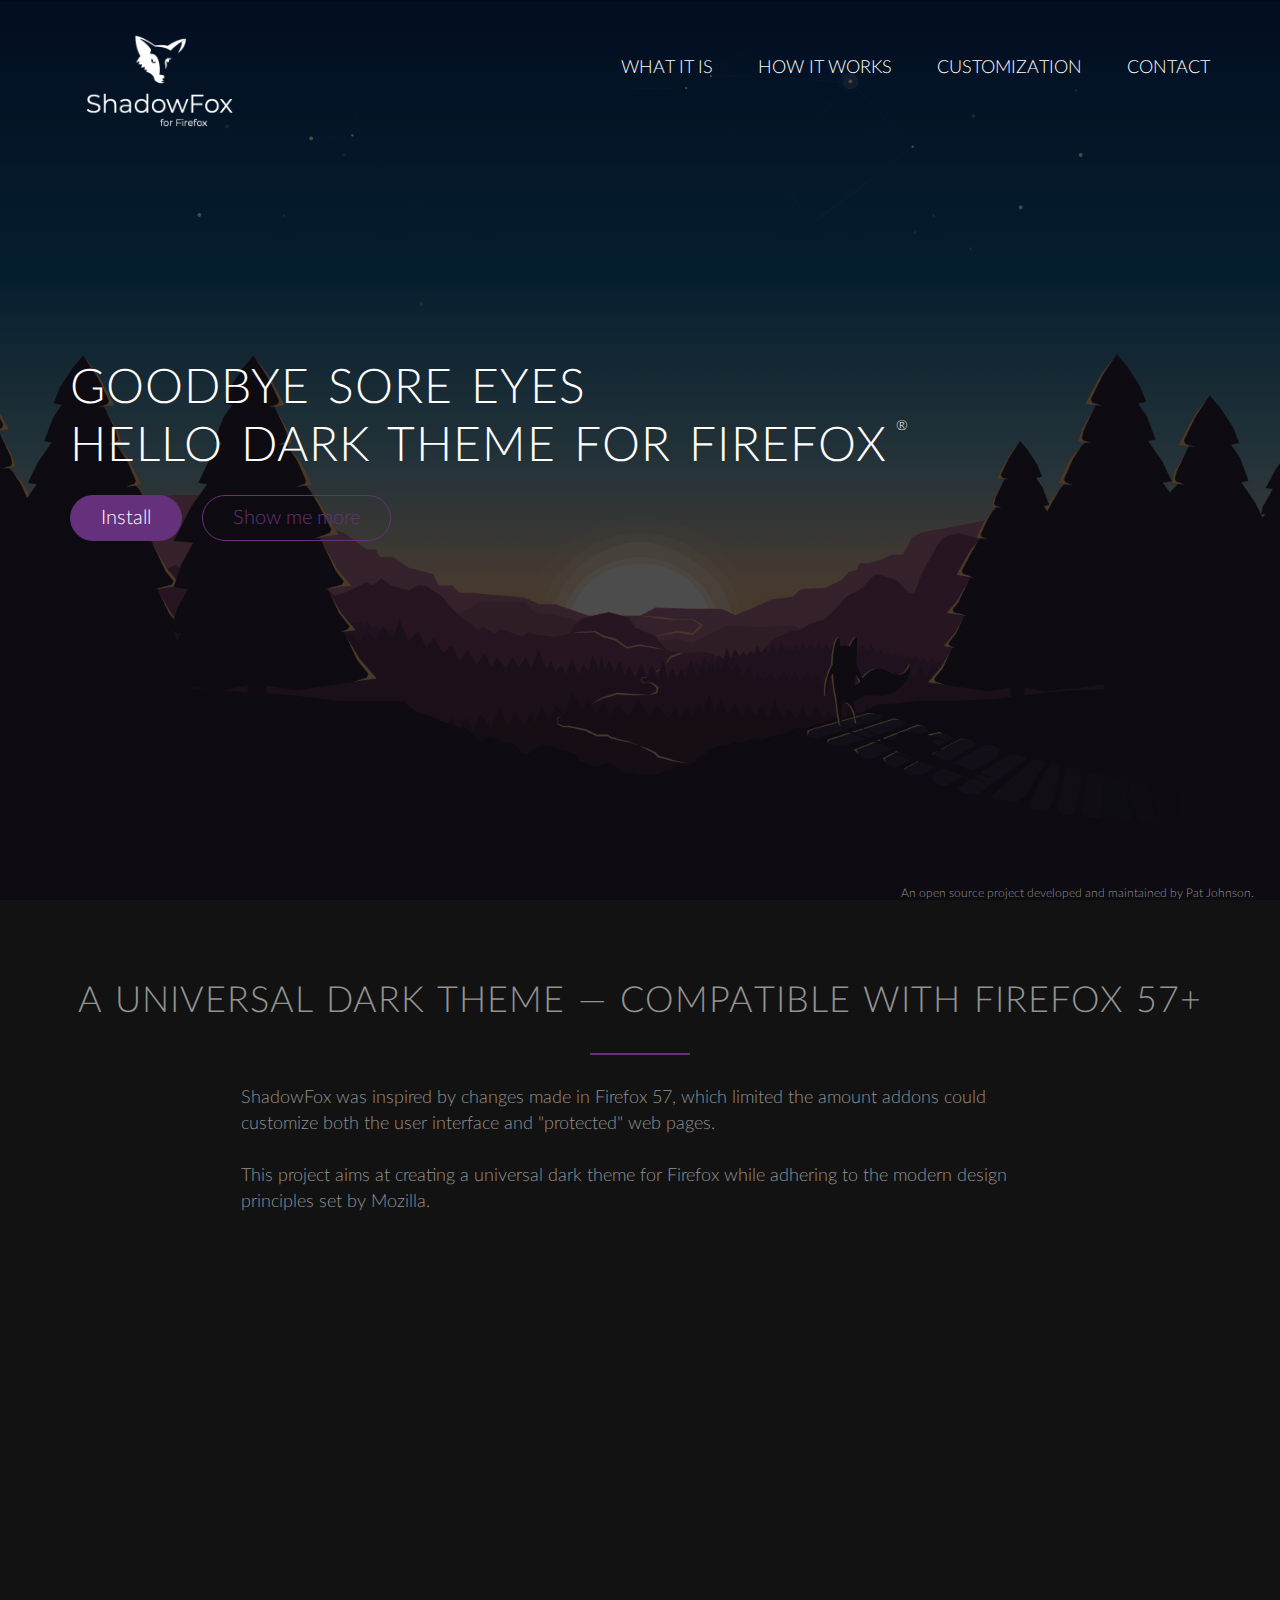
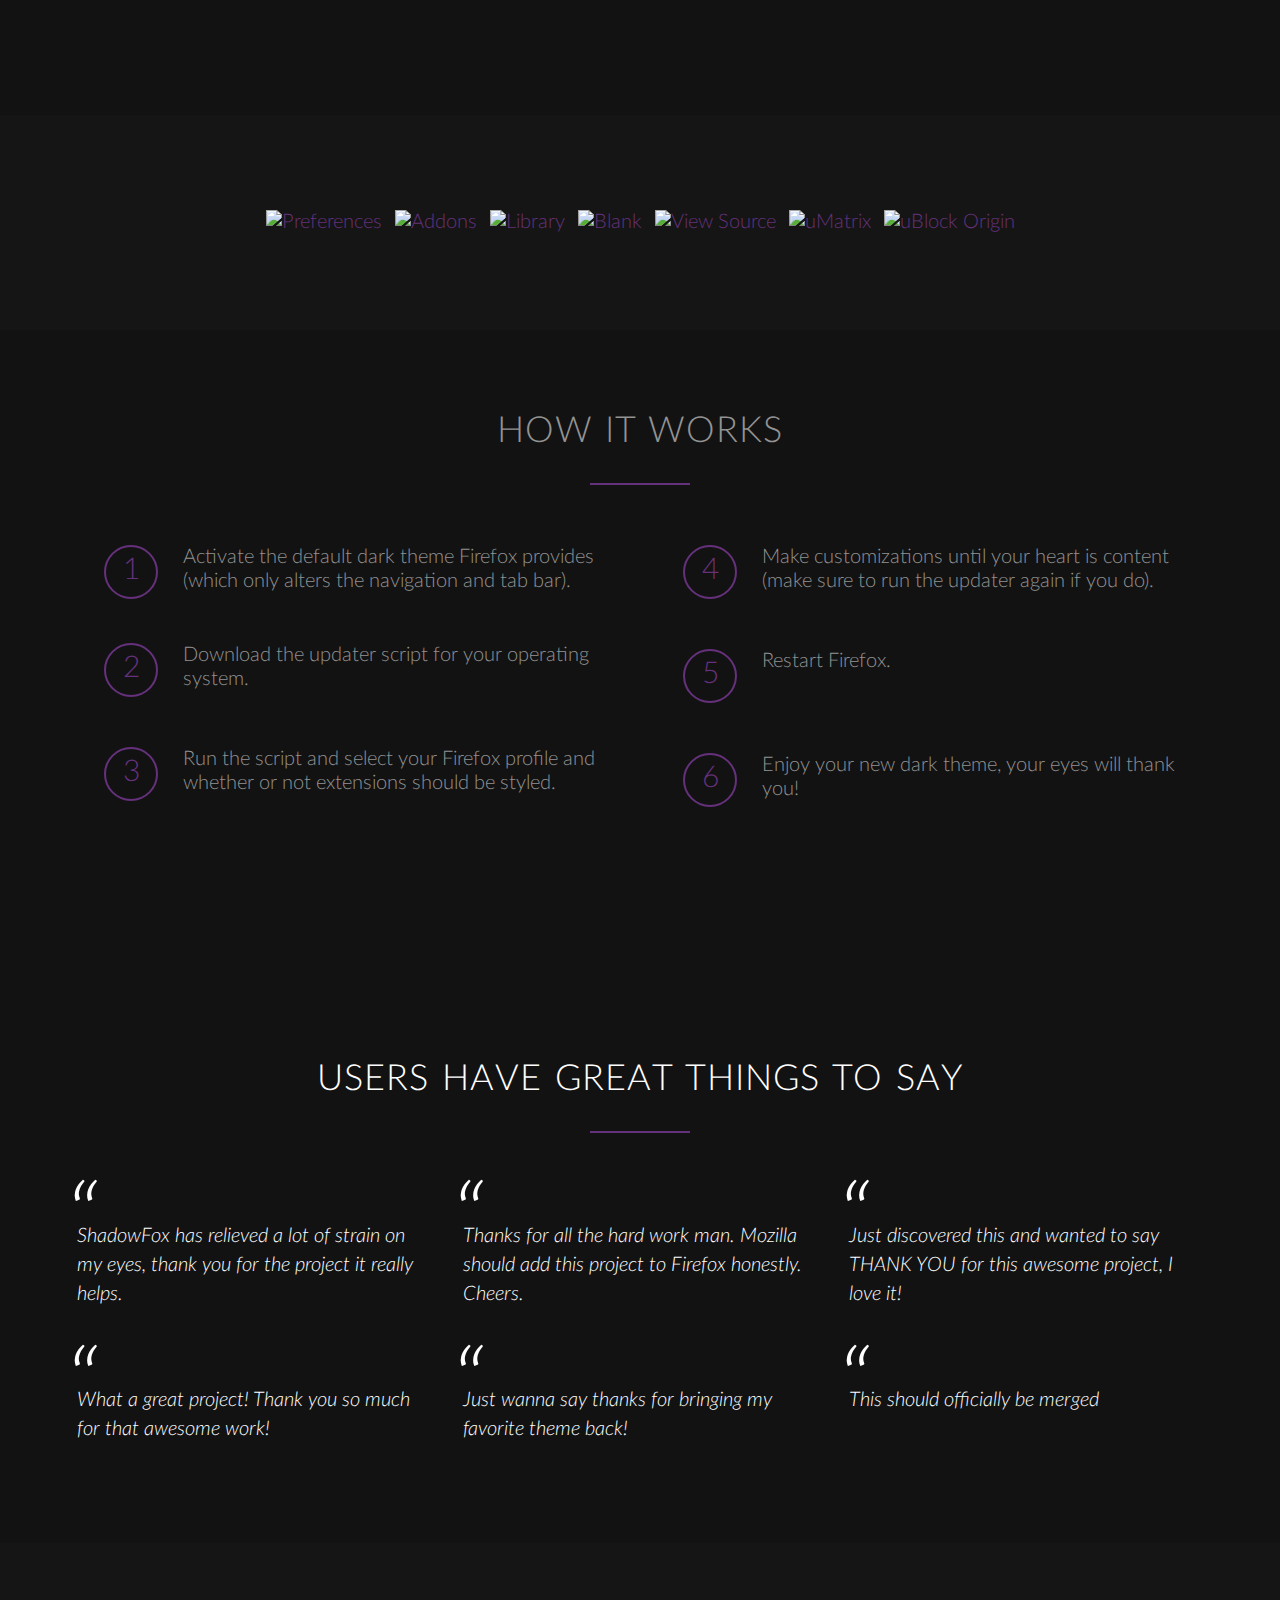
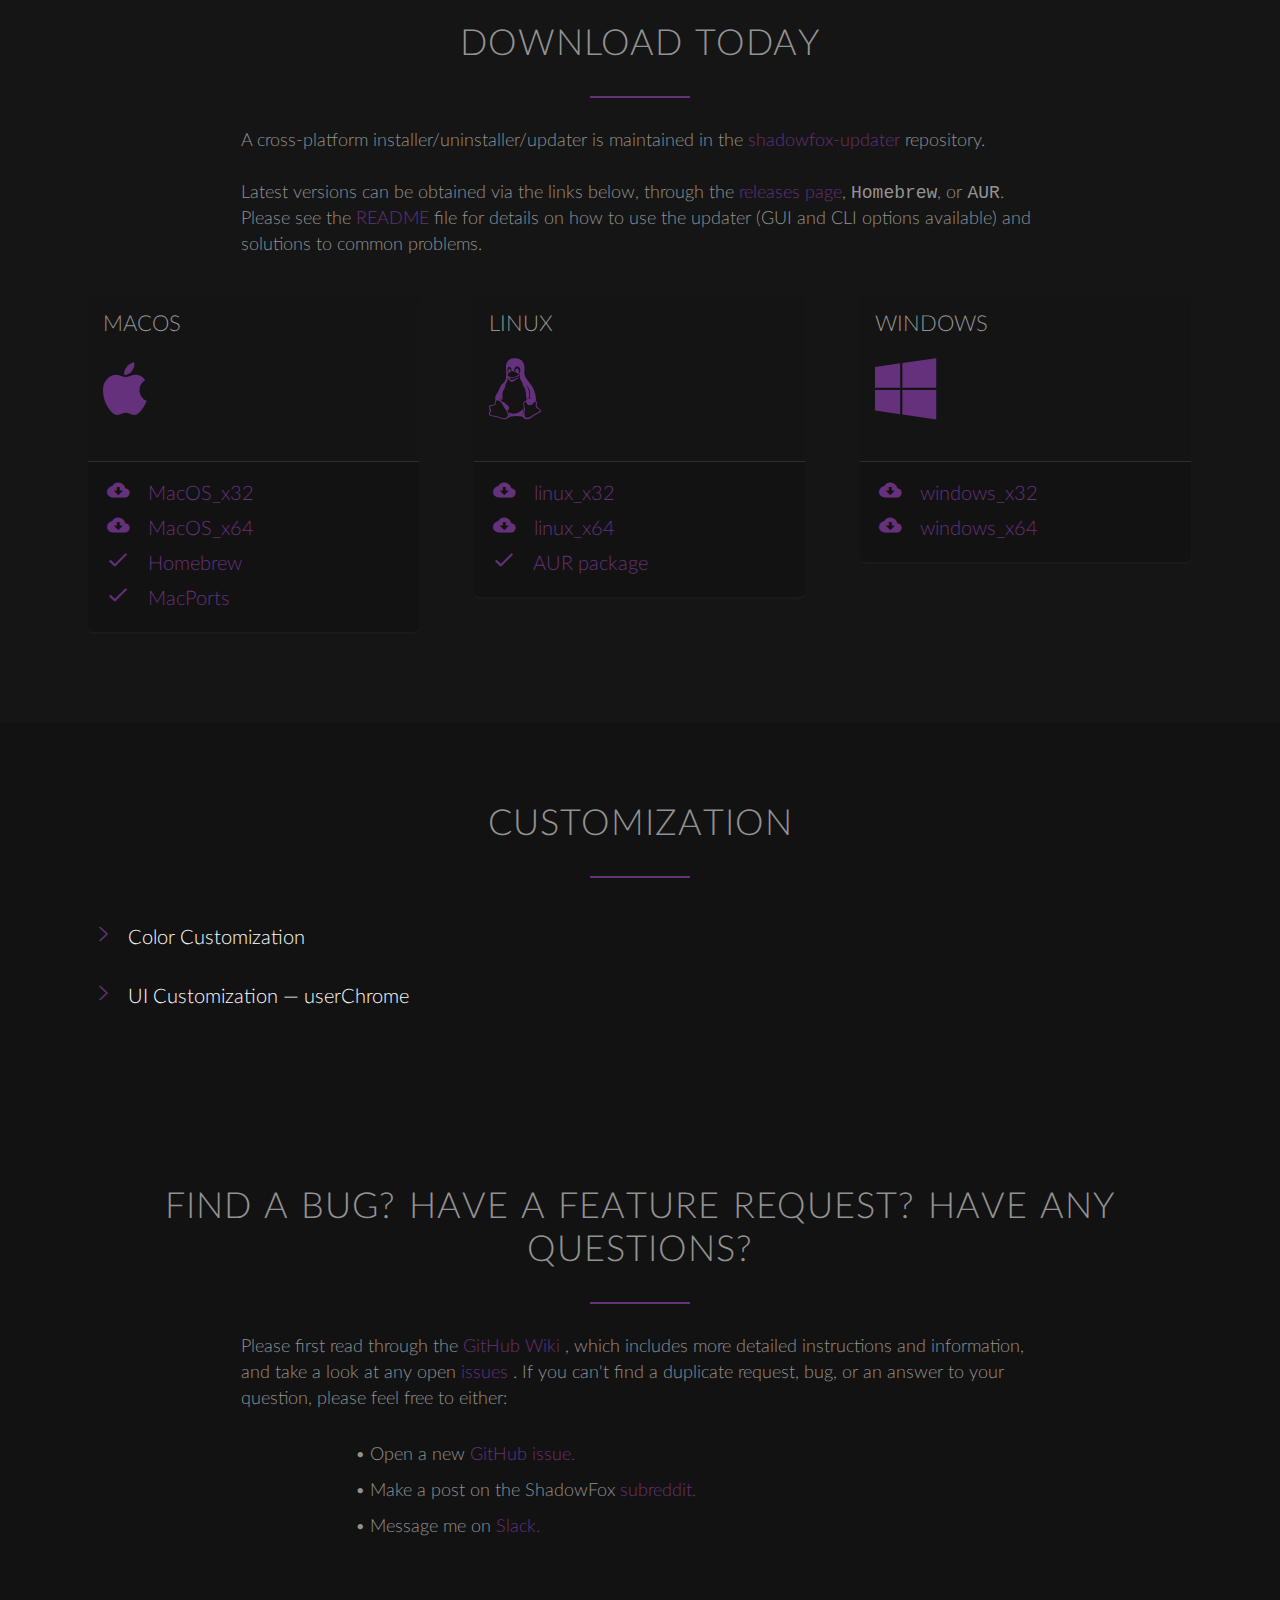
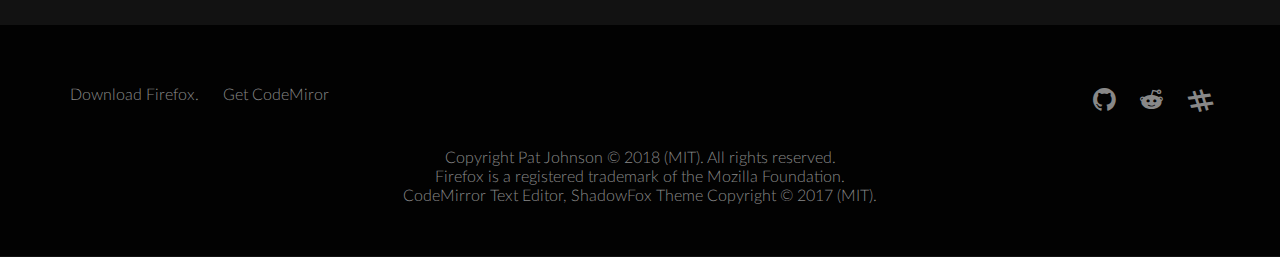
<file: dist/index.html>
<!DOCTYPE html><html lang="en"> <head> <meta charset="utf-8"> <meta name="description" content="ShadowFox is a universal dark theme for Firefox."> <meta name="viewport" content="width=device-width, initial-scale=1"> <link rel="stylesheet" type="text/css" href="website.5f572aa7.css"> <title>ShadowFox</title> <link rel="apple-touch-icon" sizes="180x180" href="apple-touch-icon.e29f8037.png"> <link rel="icon" type="image/png" sizes="32x32" href="favicon-32x32.39fc885a.png"> <link rel="icon" type="image/png" sizes="16x16" href="favicon-16x16.a999429a.png"> <link rel="manifest" href="site.e2f57597.webmanifest"> <link rel="mask-icon" href="safari-pinned-tab.87a4d9cf.svg" color="#9440c1"> <link rel="shortcut icon" href="favicon.95bad960.ico"> <meta name="msapplication-TileColor" content="#9440c1"> <meta name="msapplication-config" content="browserconfig.115cb9dc.xml"> <meta name="theme-color" content="#ffffff"> </head> <body> <header> <nav> <div class="row"> <img src="ShadowFox-logo-sp.6043b896.png" alt="ShadowFox logo" class="logo"> <img src="ShadowFox-logo-sp.6043b896.png" alt="ShadowFox logo" class="logo-black"> <ul class="main-nav js--main-nav"> <li><a href="#features">What it is</a></li> <li><a href="#works">How it works</a></li> <li><a href="#customization">Customization</a></li> <li><a href="#contact">Contact</a></li> </ul> <a class="mobile-nav-icon js--nav-icon"><i class="ion-navicon-round"></i></a> </div> </nav> <div class="hero-text-box"> <h1>Goodbye sore eyes<br>Hello dark theme for FireFox<span> &reg;</span></h1> <a class="btn btn-full js--scroll-to-plans" href="#">Install</a> <a class="btn btn-ghost js--scroll-to-start" href="#">Show me more</a> </div> <p class="scroll-down">An open source project developed and maintained by Pat Johnson.</p> </header> <section class="section-features js--section-features" id="features"> <div class="row"> <h2>A universal dark theme &mdash; compatible with Firefox 57+</h2> <p class="long-copy"> ShadowFox was inspired by changes made in Firefox 57, which limited the amount addons could customize both the user interface and "protected" web pages.<br>&nbsp;<br> This project aims at creating a universal dark theme for Firefox while adhering to the modern design principles set by Mozilla. </p> </div> <div class="row js--wp-1"> <div class="col span-1-of-4 box"> <i class="ion-ios-bolt-outline icon-big"></i> <h3>Quick installation</h3> <p> Our cross platform installer takes the guess work out of installation. With a few clicks of a button, ShadowFox can be downloaded or seemlesly updated without losing custom configurations. </p> </div> <div class="col span-1-of-4 box"> <i class="ion-ios-monitor-outline icon-big"></i> <h3>Complete theme</h3> <p> ShadowFox is the most complete theme available, styling not just the entire user interface, but also "protected" webpages that aren't accessible to normal extensions, like about:preferences and about:addons. </p> </div> <div class="col span-1-of-4 box"> <i class="ion-ios-briefcase-outline icon-big"></i> <h3>Addon styles</h3> <p> Addons are one of the hallmarks of Firefox. Unlike any other theme, ShadowFox has custom styles available for the most popular extensions, like uBlock Origin, uMatrix, ViolentMonkey, Decentraleyes, Stylus and so many more. </p> </div> <div class="col span-1-of-4 box"> <i class="ion-ios-color-wand-outline icon-big"></i> <h3>Easy to customize</h3> <p> We don't limit your creativity, which means you can customize the colors used and add as many custom tweaks as you want. The possibilities are endless! </p> </div> </div> </section> <section class="section-images"> <div class="row"> <div class="col span-2-of-2 gallery"> <div class="popup-gallery"> <a href="resources/img/preferences.jpg" title="Preferences"><img data-src="resources/img/preferences-small.jpg" alt="Preferences" class="lazyload"></a> <a href="resources/img/Addons.png" title="Addons"><img data-src="resources/img/Addons-small.jpg" alt="Addons" class="lazyload"></a> <a href="resources/img/Library.jpg" title="Library"><img data-src="resources/img/Library-small.jpg" alt="Library" class="lazyload"></a> <a href="resources/img/blank.jpg" title="Blank"><img data-src="resources/img/blank-small.jpg" alt="Blank" class="lazyload"></a> <a href="resources/img/View Source.jpg" title="View Source"><img data-src="resources/img/View%20Source-small.jpg" alt="View Source" class="lazyload"></a> <a href="resources/img/uMatrix.jpg" title="uMatrix"><img data-src="resources/img/uMatrix-small.jpg" alt="uMatrix" class="lazyload"></a> <a href="resources/img/uBlock Origin.jpg" title="uBlock Origin"><img data-src="resources/img/uBlock%20Origin-small.jpg" alt="uBlock Origin" class="lazyload"></a> </div> </div> </div> </section> <section class="section-steps" id="works"> <div class="row"> <h2>How it works</h2> </div> <div class="row"> <div class="col span-1-of-2 steps-box"> <div class="works-step"> <div>1</div> <p>Activate the default dark theme Firefox provides (which only alters the navigation and tab bar).</p> </div> <div class="works-step clearfix"> <div>2</div> <p>Download the updater script for your operating system.</p> </div> <div class="works-step clearfix"> <div>3</div> <p>Run the script and select your Firefox profile and whether or not extensions should be styled.</p> </div> </div> <div class="col span-1-of-2 steps-box"> <div class="works-step clearfix"> <div>4</div> <p>Make customizations until your heart is content (make sure to run the updater again if you do).</p> </div> <div class="works-step clearfix"> <div>5</div> <p>Restart Firefox.</p> </div> <div class="works-step clearfix"> <div>6</div> <p>Enjoy your new dark theme, your eyes will thank you!</p> </div> </div> </div> </section> <section class="section-testimonials"> <div class="row"> <h2>Users have great things to say</h2> </div> <div class="row"> <div class="col span-1-of-3"> <blockquote> ShadowFox has relieved a lot of strain on my eyes, thank you for the project it really helps. </blockquote> </div> <div class="col span-1-of-3"> <blockquote> Thanks for all the hard work man. Mozilla should add this project to Firefox honestly. Cheers. </blockquote> </div> <div class="col span-1-of-3"> <blockquote> Just discovered this and wanted to say THANK YOU for this awesome project, I love it! </blockquote> </div> </div> <div class="row"> <div class="col span-1-of-3"> <blockquote> What a great project! Thank you so much for that awesome work! </blockquote> </div> <div class="col span-1-of-3"> <blockquote> Just wanna say thanks for bringing my favorite theme back! </blockquote> </div> <div class="col span-1-of-3"> <blockquote> This should officially be merged </blockquote> </div> </div> </section> <section class="section-plans js--section-plans" id="plans">  <div class="row"> <h2>Download Today</h2> <p class="long-copy"> A cross-platform installer/uninstaller/updater is maintained in the <a href="https://github.com/SrKomodo/shadowfox-updater">shadowfox-updater</a> repository. <br><br> Latest versions can be obtained via the links below, through the <a href="https://github.com/SrKomodo/shadowfox-updater/releases">releases page</a>, <code>Homebrew</code>, or <code>AUR</code>. Please see the <a href="https://github.com/SrKomodo/shadowfox-updater/blob/master/README.md">README</a> file for details on how to use the updater (GUI and CLI options available) and solutions to common problems.<br><br> </p> </div> <div class="row"> <div class="col span-1-of-3"> <div class="os-box js--wp-4"> <div> <h3>macOS</h3> <i class="ion-social-apple icon-big"></i> </div> <div> <ul> <li><i class="ion-android-download icon-small"></i><a href="https://github.com/SrKomodo/shadowfox-updater/releases/download/v1.7.19/shadowfox_mac_x32"> MacOS_x32</a></li> <li><i class="ion-android-download icon-small"></i><a href="https://github.com/SrKomodo/shadowfox-updater/releases/download/v1.7.19/shadowfox_mac_x64"> MacOS_x64 </a></li> <li><i class="ion-android-done icon-small"></i><a href="https://github.com/overdodactyl/ShadowFox#installation"> Homebrew </a></li> <li><i class="ion-android-done icon-small"></i><a href="https://github.com/overdodactyl/ShadowFox#installation-and-updating"> MacPorts </a></li> </ul> </div> </div> </div> <div class="col span-1-of-3"> <div class="os-box"> <div> <h3>Linux</h3> <i class="ion-social-tux icon-big"></i> </div> <div> <ul> <li><i class="ion-android-download icon-small"></i><a href="https://github.com/SrKomodo/shadowfox-updater/releases/download/v1.7.19/shadowfox_linux_x32"> linux_x32 </a></li> <li><i class="ion-android-download icon-small"></i><a href="https://github.com/SrKomodo/shadowfox-updater/releases/download/v1.7.19/shadowfox_linux_x64"> linux_x64 </a></li> <li><i class="ion-android-done icon-small"></i><a href="https://aur.archlinux.org/packages/shadowfox-updater/"> AUR package </a></li> </ul> </div> </div> </div> <div class="col span-1-of-3"> <div class="os-box"> <div> <h3>Windows</h3> <i class="ion-social-windows icon-big"></i> </div> <div> <ul> <li><i class="ion-android-download icon-small"></i><a href="https://github.com/SrKomodo/shadowfox-updater/releases/download/v1.7.19/shadowfox_windows_x32.exe"> windows_x32 </a></li> <li><i class="ion-android-download icon-small"></i><a href="https://github.com/SrKomodo/shadowfox-updater/releases/download/v1.7.19/shadowfox_windows_x64.exe"> windows_x64 </a></li> </ul> </div> </div> </div> </div> </section> <section class="section-codemirror" id="customization"> <div class="row"> <h2>Customization</h2> </div> <div class="row"> <button class="collapsible js--arrow-icon-1"><i class="ion-ios-arrow-right icon-small"></i>Color Customization</button> <div class="content"> <p class="long-copy"> This section can be used to customize the colors utilized by ShadowFox. Accent colors are used for things like buttons, links and tables. The drop down box can be used to darken ShadowFox by one shade. Only necessary changes are inserted into the text box. For more information, see <a href="https://github.com/overdodactyl/ShadowFox/wiki/Customization">here.</a> </p> <hr> <div class="row color-options"> <div class="col span-2-of-3"> <label><input type="color" value="#45a1ff" id="accent-1">Accent 1</label> <label><input type="color" value="#0a84ff" id="accent-2">Accent 2</label> <label><input type="color" value="#0060df" id="accent-3">Accent 3</label> <select name="shade" id="shade"> <option value="default" selected>Default</option> <option value="darker">One shade darker</option> </select> </div> <div class="col span-1-of-3 color-options cm-buttons"> <input type="submit" class="insert-color" value="Insert Color"> <input type="submit" class="clear-colors" value="Reset Colors"> <input type="submit" class="btn-remove-text" value="Clear Editor"> </div> </div> <div class="row"> <div class="col span-2-of-2 cm-box"> <textarea class="codemirror-textarea sf-colors"></textarea> </div> </div> <div class="row colors-download"> <div class="col span-2-of-2 cm-box"> <input type="submit" class="download-css" value="Download CSS"> </div> </div> </div> </div> <div class="row"> <button class="collapsible js--arrow-icon-2"><i class="ion-ios-arrow-right icon-small"></i>UI Customization &mdash; userChrome</button> <div class="content"> <p class="long-copy"> The following tweaks are not written or maintained by me. Instead, they are pulled from popular <code>userChrome</code> repositories from across the web. The location of the tweak along with the appropriate license is attached with each code chunk. </p> <div class="row chrome-options"> <div class="col span-1-of-3 chrome-options"> <button class="collapsible js--arrow-icon-3  ui-section"><i class="ion-ios-arrow-right icon-small"></i>Tabs</button> <div class="content"> <ul style="list-style-type:none;padding-left:0"> <li><label><input type="checkbox" id="roundedTabs">Rounded Tabs</label></li> <li><label><input type="checkbox" id="closeHover">Close Button on Hover</label></li> <li><label><input type="checkbox" id="greyscaleFavicons">Grayscale Favicons</label></li> <li><label><input type="checkbox" id="hideFavicons">Hide Favicons</label></li> <li><label><input type="checkbox" id="bottomMacos">Bottom Tabs (macOS)</label></li> <li><label><input type="checkbox" id="leftClose">X on left</label></li> </ul> </div> <button class="collapsible js--arrow-icon-4  ui-section"><i class="ion-ios-arrow-right icon-small"></i>Toolbars</button> <div class="content"> <ul style="list-style-type:none"> <li><label><input type="checkbox" id="bookmarksNewTab">Bookmarks Bar Only on New Tab</label></li> <li><label><input type="checkbox" id="autoHide">Auto-hide Bookmarks and Url</label></li> <li><label><input type="checkbox" id="slidingBookmarks">Sliding Bookmarks Bar</label></li> </ul> </div> <button class="collapsible js--arrow-icon-5  ui-section"><i class="ion-ios-arrow-right icon-small"></i>Sidebar</button> <div class="content"> <ul style="list-style-type:none"> <li><label><input type="checkbox" id="hideSidebar">Auto Hide Sidebar</label></li> </ul> </div> </div> <div class="col span-2-of-3 cm-box"> <div class="row cm-buttons"> <input type="submit" class="btn-insert-text" value="Insert Code"> <input type="submit" class="clear-boxes" value="Reset Boxes"> <input type="submit" class="btn-remove-code" value="Clear Editor"> </div> <div class="row cm-2"> <textarea class="codemirror-textarea sf-chrome" id="editor-1"></textarea> </div> <div class="row colors-download"> <div class="col span-2-of-2 cm-box"> <input type="submit" class="download-css-2" value="Download CSS"> </div> </div> </div> </div> </div> </div> </section> <section class="section-form" id="contact"> <div class="row"> <h2>Find a bug? Have a feature request? Have any questions? </h2> <p class="long-copy"> Please first read through the <a href="https://github.com/overdodactyl/ShadowFox/wiki/"> GitHub Wiki </a>, which includes more detailed instructions and information, and take a look at any open <a href="https://github.com/overdodactyl/ShadowFox/issues"> issues </a>. If you can't find a duplicate request, bug, or an answer to your question, please feel free to either: </p> <p class="long-copy bullets"> &#8226; Open a new <a href="https://github.com/overdodactyl/ShadowFox/issues/new"> GitHub issue. </a><br> &#8226; Make a post on the ShadowFox <a href="https://www.reddit.com/r/ShadowFoxCSS/"> subreddit. </a><br> &#8226; Message me on <a href="https://join.slack.com/t/shadowfox-workspace/shared_invite/enQtMzU3NTU2NTQ0NDA1LTcwN2I1M2I4MzlkMWFlMWEzODc2MTY1NzU2NjhlYTgzOGY5ZTQzM2UxZTFiZDMxNDM1NDMyNjlhOWQ4MWQ3ZDc"> Slack. </a> </p> </div> </section> <footer> <div class="row"> <div class="col span-1-of-2"> <ul class="footer-nav"> <li><a href="https://www.mozilla.org/en-US/firefox/new/">Download Firefox.</a></li> <li><a href="http://codemirror.net/">Get CodeMiror</a></li> </ul> </div> <div class="col span-1-of-2"> <ul class="social-links"> <li><a href="https://github.com/overdodactyl/ShadowFox/"><i class="ion-social-github"></i></a></li> <li><a href="https://www.reddit.com/r/ShadowFoxCSS/"><i class="ion-social-reddit"></i></a></li> <li><a href="https://join.slack.com/t/shadowfox-workspace/shared_invite/enQtMzI5Nzk5OTk1MjcxLThkMDgwOGE5ZDY1MDUyNjIwNWQ2MTlmMjEwZTJiZmZjYTUxODM4ZTRkNzhiNGRhZTFhMjdjMTFjMTQ3YjZjYzU"><i class="ion-pound"></i></a></li> </ul> </div> </div> <div class="row"> <p> Copyright Pat Johnson &copy; 2018 (MIT). All rights reserved.<br> Firefox is a registered trademark of the Mozilla Foundation.<br> CodeMirror Text Editor, ShadowFox Theme Copyright &copy; 2017 (MIT). </p><a href="no_empty_iframes_testpage.html"></a> </div> </footer> <script src="website.ac9fcc82.js"></script> </body> </html>
</file>
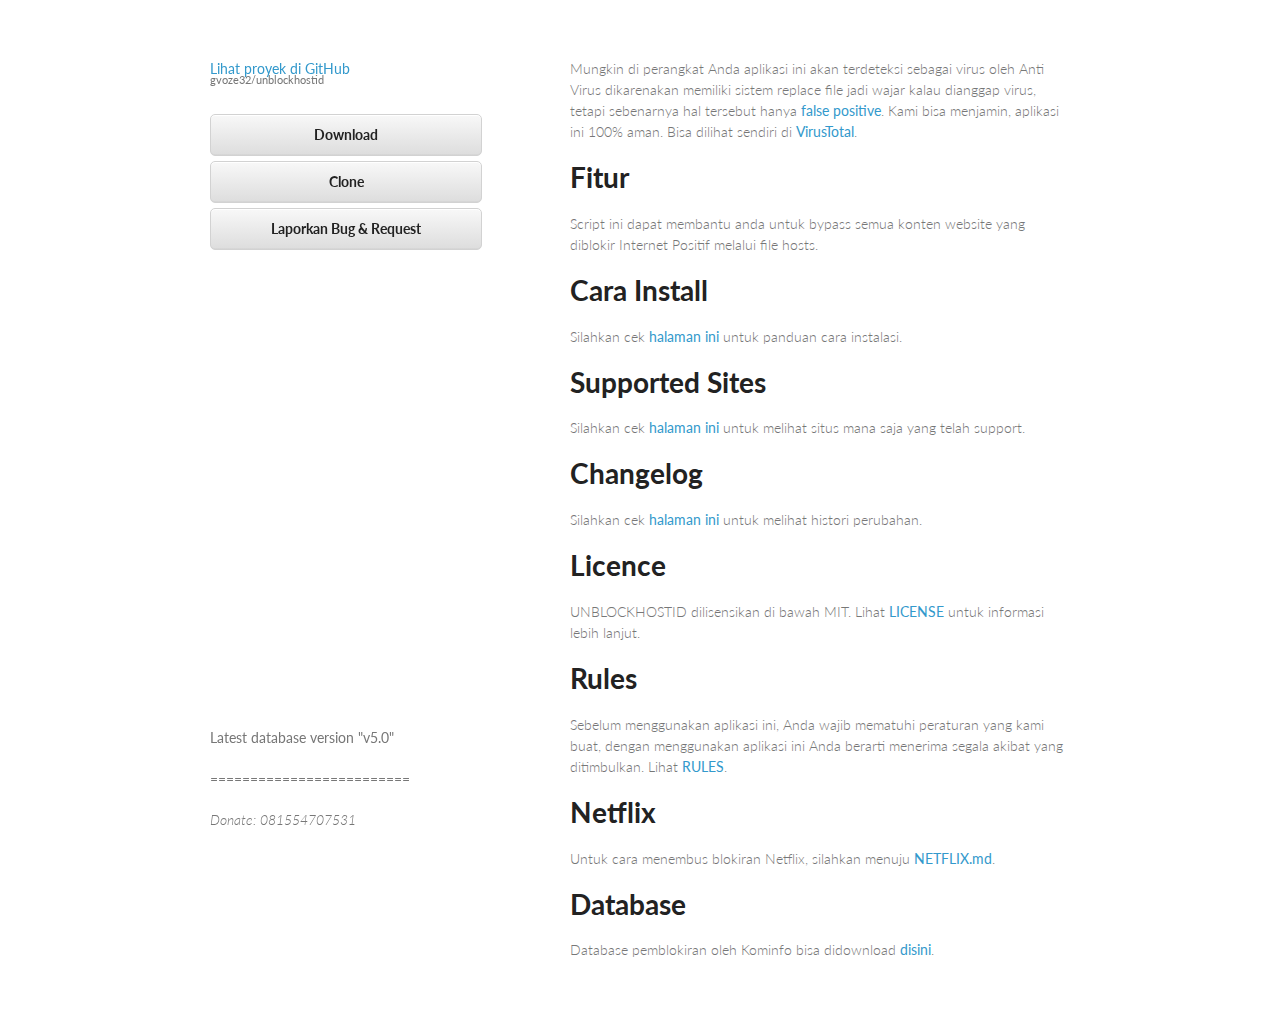
<file: index2.html>
<!DOCTYPE html>
<html lang="en">
  <head>
    <meta charset="utf-8" />
    <meta http-equiv="X-UA-Compatible" content="chrome=1" />
    <title>UNBLOCKHOSTID</title>

    <link rel="stylesheet" href="/css/index.css" />
    <meta name="viewport" content="width=device-width, initial-scale=1, user-scalable=no" />
  </head>
  <body>
    <div class="wrapper">
      <header>
        <p class="view">
          <a href="https://github.com/gvoze32/unblockhostid">
            Lihat proyek di GitHub
            <small>gvoze32/unblockhostid</small>
            </a>
        </p>

        <div class="links">
          <a href="https://github.com/gvoze32/unblockhostid/raw/master/UNBLOCKHOSTID.exe">
            <strong>Download</strong>
          </a>
		
          <a href="https://github.com/gvoze32/unblockhostid/archive/master.zip">
            <strong>Clone</strong>
          </a>
		          <a href="https://github.com/gvoze32/unblockhostid/issues">
            <strong>Laporkan Bug & Request</strong>
          </a>
        </div>
      </header>

      <section>
<p>Mungkin di perangkat Anda aplikasi ini akan terdeteksi sebagai virus oleh Anti Virus dikarenakan memiliki sistem replace file  jadi wajar kalau dianggap virus, tetapi sebenarnya hal tersebut hanya <a href="https://id.wikipedia.org/wiki/False_positive">false positive</a>. Kami bisa menjamin, aplikasi ini 100% aman. Bisa dilihat sendiri di <a href="https://www.virustotal.com/#/file/6e9b8b75648938815ae544b0f3afede3f005018e5e4f47647195941f104e70d6/detection">VirusTotal</a>.</p>
        <h1 id="feature">Fitur</h1>
<p>Script ini dapat membantu anda untuk bypass semua konten website yang diblokir Internet Positif melalui file hosts.</p>
        <h1 id="supported-sites">Cara Install</h1>
<p>Silahkan cek <a href="https://github.com/gvoze32/unblockhostid/blob/master/INSTALL.md">halaman ini</a> untuk panduan cara instalasi.</p>
        <h1 id="supported-platforms">Supported Sites</h1>
<p>Silahkan cek <a href="https://github.com/gvoze32/unblockhostid/blob/master/SITES.md">halaman ini</a> untuk melihat situs mana saja yang telah support.</p>
        <h1 id="changelog">Changelog</h1>
<p>Silahkan cek <a href="https://github.com/gvoze32/unblockhostid/blob/master/CHANGELOG.md">halaman ini</a> untuk melihat histori perubahan.</p>
        <h1 id="licence">Licence</h1>
<p>UNBLOCKHOSTID dilisensikan di bawah MIT. Lihat <a href="https://github.com/gvoze32/unblockhostid/blob/master/LICENSE">LICENSE</a> untuk informasi lebih lanjut.</p>
	<h1 id="rules">Rules</h1>
<p>Sebelum menggunakan aplikasi ini, Anda wajib mematuhi peraturan yang kami buat, dengan menggunakan aplikasi ini Anda berarti menerima segala akibat yang ditimbulkan. Lihat <a href="https://github.com/gvoze32/unblockhostid/blob/master/RULES.md">RULES</a>.</p>
	<h1 id="netflix">Netflix</h1>
<p>Untuk cara menembus blokiran Netflix, silahkan menuju <a href="https://github.com/gvoze32/unblockhostid/blob/master/NETFLIX.md">NETFLIX.md</a>.</p>
        <h1 id="database">Database</h1>
<p>Database pemblokiran oleh Kominfo bisa didownload <a href="https://trustpositif.kominfo.go.id/downloaddb.php">disini</a>.</p>
        </section>

      <footer>
	              <p>
			      <b>Latest database version "v5.0"</b>
			      </p>
	      		<p>
          =========================
        </p>
	      <p>
		  <i>Donate: 081554707531</i>
	      </p>	
      </footer>
    </div>

    <script defer src="/js/scale.fix.js"></script>
    <script defer src="/js/index.js"></script>
  </body>
</html>
</file>
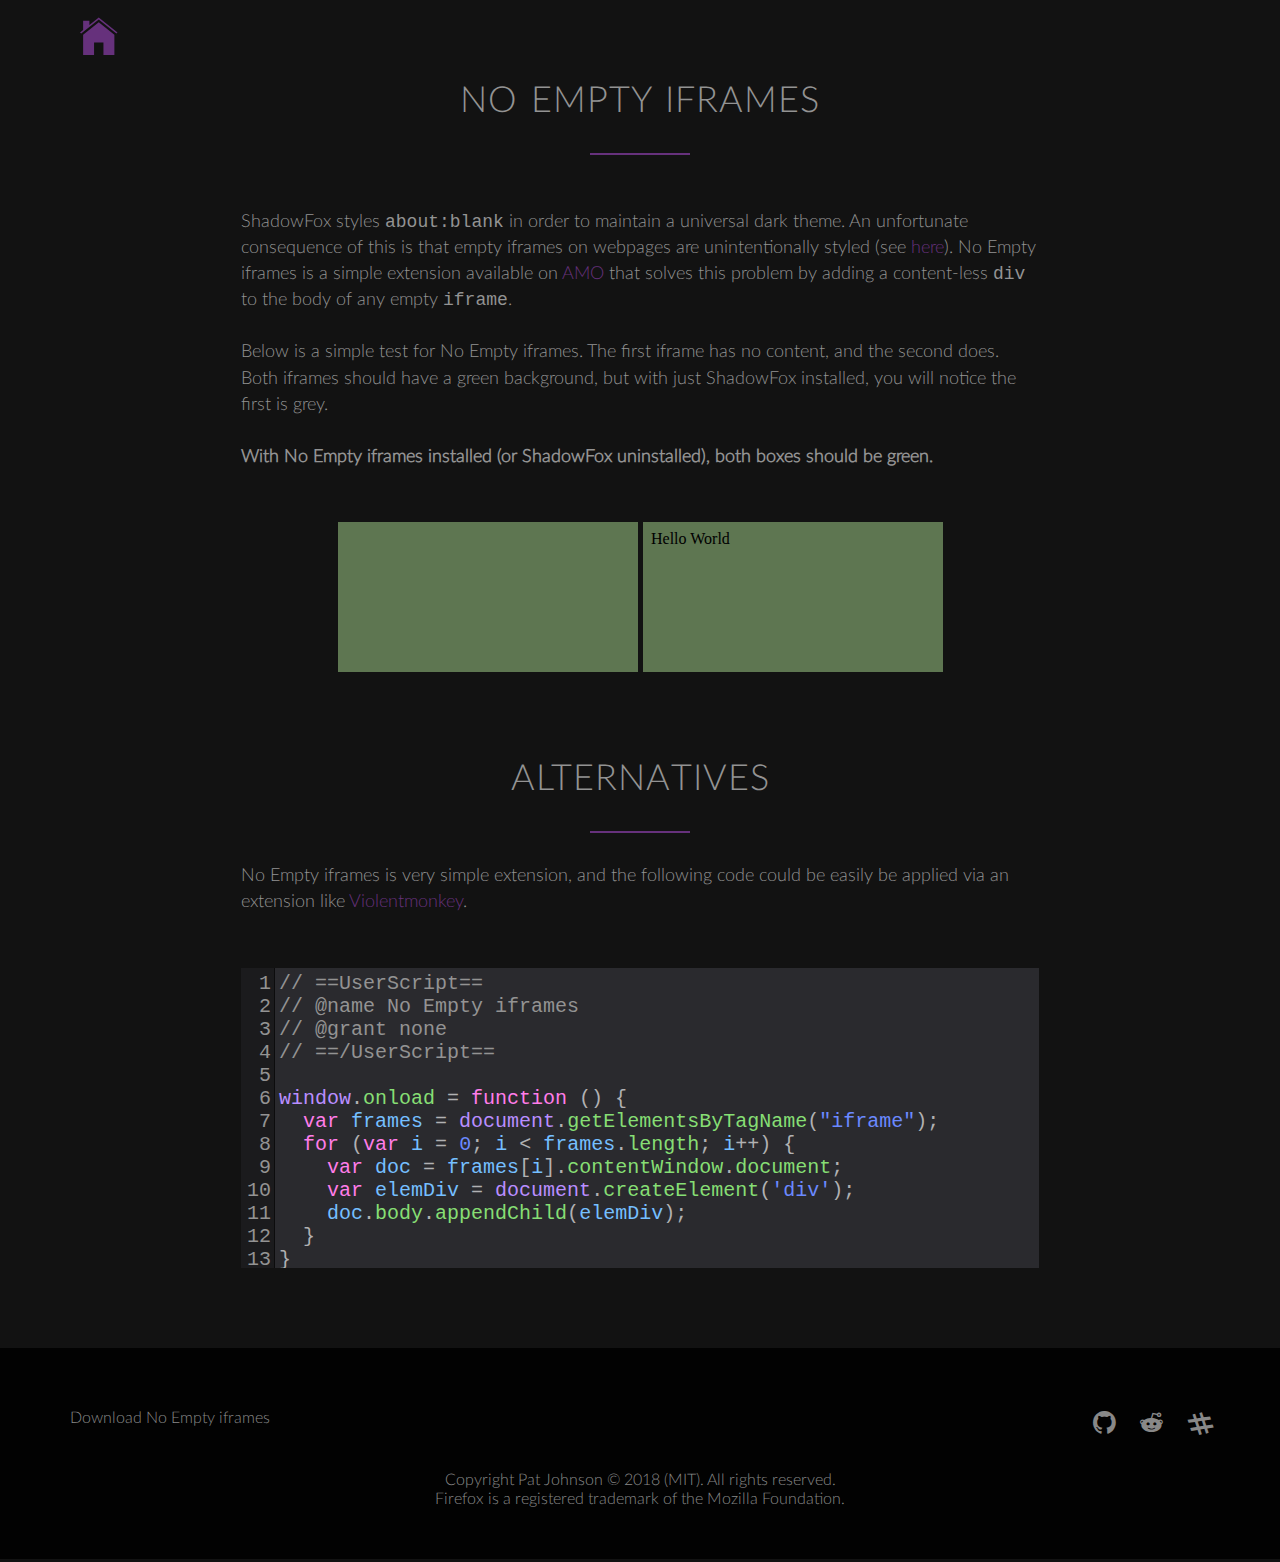
<file: dist/no_empty_iframes_testpage.html>
<!DOCTYPE html><html lang="en"> <head> <meta charset="utf-8"> <meta name="description" content="ShadowFox is a universal dark theme for Firefox."> <meta name="viewport" content="width=device-width, initial-scale=1"> <link rel="stylesheet" type="text/css" href="website.5f572aa7.css"> <title>ShadowFox</title> <link rel="apple-touch-icon" sizes="180x180" href="apple-touch-icon.e29f8037.png"> <link rel="icon" type="image/png" sizes="32x32" href="favicon-32x32.39fc885a.png"> <link rel="icon" type="image/png" sizes="16x16" href="favicon-16x16.a999429a.png"> <link rel="manifest" href="site.e2f57597.webmanifest"> <link rel="mask-icon" href="safari-pinned-tab.87a4d9cf.svg" color="#9440c1"> <link rel="shortcut icon" href="favicon.95bad960.ico"> <meta name="msapplication-TileColor" content="#9440c1"> <meta name="msapplication-config" content="browserconfig.115cb9dc.xml"> <meta name="theme-color" content="#ffffff"> </head> <style>iframe{background-color:#5e7651;border:none}.ion-ios-home{padding:10px 0 0 10px;font-size:250%}section{padding:0 0 80px}.CodeMirror{max-width:70%;margin-left:15%}</style> <body> <div class="row"> <a href="."><i class="ion-ios-home icon-big"></i></a> </div> <section> <div class="row"> <h2>No Empty iframes</h2><br> <p class="long-copy"> ShadowFox styles <code>about:blank</code> in order to maintain a universal dark theme. An unfortunate consequence of this is that empty iframes on webpages are unintentionally styled (see <a href="https://github.com/overdodactyl/ShadowFox/issues/222">here</a>). No Empty iframes is a simple extension available on <a href="https://addons.mozilla.org/en-US/firefox/addon/no-empty-iframes/">AMO</a> that solves this problem by adding a content-less <code>div</code> to the body of any empty <code>iframe</code>.<br><br> Below is a simple test for No Empty iframes. The first iframe has no content, and the second does. Both iframes should have a green background, but with just ShadowFox installed, you will notice the first is grey.<br><br> <b>With No Empty iframes installed (or ShadowFox uninstalled), both boxes should be green.</b> <br><br><br> </p> <center> <iframe id="iframe_empty" src="about:blank"></iframe> <iframe id="iframe_content" src="about:blank"></iframe> </center> </div> </section> <section> <div class="row"> <h2>Alternatives</h2> <p class="long-copy"> No Empty iframes is very simple extension, and the following code could be easily be applied via an extension like <a href="https://addons.mozilla.org/en-US/firefox/addon/violentmonkey/">Violentmonkey</a>.<br><br><br> </p> <textarea class="codemirror-textarea" id="iframes_test">// ==UserScript==
// @name No Empty iframes
// @grant none
// ==/UserScript==

window.onload = function () { 
  var frames = document.getElementsByTagName("iframe");
  for (var i = 0; i < frames.length; i++) {
    var doc = frames[i].contentWindow.document;
    var elemDiv = document.createElement('div');
    doc.body.appendChild(elemDiv);
  }
}
			</textarea> </div> </section> <footer> <div class="row"> <div class="col span-1-of-2"> <ul class="footer-nav"> <li><a href="https://addons.mozilla.org/en-US/firefox/addon/no-empty-iframes/">Download No Empty iframes</a></li> </ul> </div> <div class="col span-1-of-2"> <ul class="social-links"> <li><a href="https://github.com/overdodactyl/ShadowFox/"><i class="ion-social-github"></i></a></li> <li><a href="https://www.reddit.com/r/ShadowFoxCSS/"><i class="ion-social-reddit"></i></a></li> <li><a href="https://join.slack.com/t/shadowfox-workspace/shared_invite/enQtMzI5Nzk5OTk1MjcxLThkMDgwOGE5ZDY1MDUyNjIwNWQ2MTlmMjEwZTJiZmZjYTUxODM4ZTRkNzhiNGRhZTFhMjdjMTFjMTQ3YjZjYzU"><i class="ion-pound"></i></a></li> </ul> </div> </div> <div class="row"> <p> Copyright Pat Johnson &copy; 2018 (MIT). All rights reserved.<br> Firefox is a registered trademark of the Mozilla Foundation.<br> </p> </div> </footer> <script src="testpage.f493533c.js"></script> </body> </html>
</file>
<file: css/index.css>
@import url(https://fonts.googleapis.com/css?family=Lato:300italic,700italic,300,700);
body {
  padding: 50px;
  font: 14px/1.5 Lato, "Helvetica Neue", Helvetica, Arial, sans-serif;
  color: #777;
  font-weight: 300;
}
h1,
h2,
h3,
h4,
h5,
h6 {
  color: #222;
  margin: 0 0 20px;
}
p,
ul,
ol,
table,
pre,
dl {
  margin: 0 0 20px;
}
h1,
h2,
h3 {
  line-height: 1.1;
}
h1 {
  font-size: 28px;
}
h2 {
  color: #393939;
}
h3,
h4,
h5,
h6 {
  color: #494949;
}
a {
  color: #39c;
  font-weight: 400;
  text-decoration: none;
}
a small {
  font-size: 11px;
  color: #777;
  margin-top: -0.6em;
  display: block;
}
.wrapper {
  width: 860px;
  margin: 0 auto;
}
blockquote {
  border-left: 1px solid #e5e5e5;
  margin: 0;
  padding: 0 0 0 20px;
  font-style: italic;
}
code,
pre {
  font-family: Monaco, Bitstream Vera Sans Mono, Lucida Console, Terminal;
  color: #333;
  font-size: 12px;
}
pre {
  padding: 8px 15px;
  background: #f8f8f8;
  border-radius: 5px;
  border: 1px solid #e5e5e5;
  overflow-x: auto;
}
table {
  width: 100%;
  border-collapse: collapse;
}
th,
td {
  text-align: left;
  padding: 5px 10px;
  border-bottom: 1px solid #e5e5e5;
}
dt {
  color: #444;
  font-weight: 700;
}
th {
  color: #444;
}
img {
  max-width: 100%;
}
header {
  width: 270px;
  float: left;
  position: fixed;
}
header ul.links {
  list-style: none;
  height: 40px;
  padding: 0;
  background: #eee;
  background: -moz-linear-gradient(top, #f8f8f8 0%, #dddddd 100%);
  background: -webkit-gradient(linear, left top, left bottom, color-stop(0%, #f8f8f8), color-stop(100%, #dddddd));
  background: -webkit-linear-gradient(top, #f8f8f8 0%, #dddddd 100%);
  background: -o-linear-gradient(top, #f8f8f8 0%, #dddddd 100%);
  background: -ms-linear-gradient(top, #f8f8f8 0%, #dddddd 100%);
  background: linear-gradient(top, #f8f8f8 0%, #dddddd 100%);
  border-radius: 5px;
  border: 1px solid #d2d2d2;
  box-shadow: inset #fff 0 1px 0, inset rgba(0, 0, 0, 0.03) 0 -1px 0;
  width: 270px;
}
header ul.links li {
  width: 89px;
  float: left;
  border-right: 1px solid #d2d2d2;
  height: 40px;
}
header ul.links a {
  line-height: 1;
  font-size: 11px;
  color: #999;
  display: block;
  text-align: center;
  padding-top: 6px;
  height: 40px;
}
strong {
  color: #222;
  font-weight: 700;
}
header ul.links li + li {
  width: 88px;
  border-left: 1px solid #fff;
}
header ul.links li + li + li {
  border-right: none;
  width: 89px;
}
header ul.links a strong {
  font-size: 14px;
  display: block;
  color: #222;
}
section {
  width: 500px;
  float: right;
  padding-bottom: 50px;
}
small {
  font-size: 11px;
}
hr {
  border: 0;
  background: #e5e5e5;
  height: 1px;
  margin: 0 0 20px;
}
footer {
  width: 270px;
  float: left;
  position: fixed;
  bottom: 50px;
}
@media print, screen and (max-width: 960px) {
  div.wrapper {
    width: auto;
    margin: 0;
  }
  header,
  section,
  footer {
    float: none;
    position: static;
    width: auto;
  }
  header {
    padding-right: 320px;
  }
  section {
    border: 1px solid #e5e5e5;
    border-width: 1px 0;
    padding: 20px 0;
    margin: 0 0 20px;
  }
  header a small {
    display: inline;
  }
  header ul {
    position: absolute;
    right: 50px;
    top: 52px;
  }
}
@media print, screen and (max-width: 720px) {
  body {
    word-wrap: break-word;
  }
  header {
    padding: 0;
  }
  header ul.links,
  header p.view {
    position: static;
  }
  pre,
  code {
    word-wrap: normal;
  }
}
@media print, screen and (max-width: 480px) {
  body {
    padding: 15px;
  }
  header ul.links {
    display: none;
  }
}
@media print {
  body {
    padding: 0.4in;
    font-size: 12pt;
    color: #444;
  }
}
header div.links {
  margin-top: 25px;
  margin-bottom: 25px;
}
header div.links > a {
  display: block;
  width: 270px;
  height: 40px;
  padding: 0;
  margin-top: 5px;
  margin-bottom: 5px;
  border-radius: 5px;
  border: 1px solid #d2d2d2;
  box-shadow: inset #fff 0 1px 0, inset rgba(0, 0, 0, 0.03) 0 -1px 0;
  background: #eee;
  background: -webkit-linear-gradient(top, #f8f8f8 0%, #dddddd 100%);
  background: -moz-linear-gradient(top, #f8f8f8 0%, #dddddd 100%);
  background: -ms-linear-gradient(top, #f8f8f8 0%, #dddddd 100%);
  background: -o-linear-gradient(top, #f8f8f8 0%, #dddddd 100%);
  background: linear-gradient(top, #f8f8f8 0%, #dddddd 100%);
  text-align: center;
  line-height: 40px;
}
</file>
